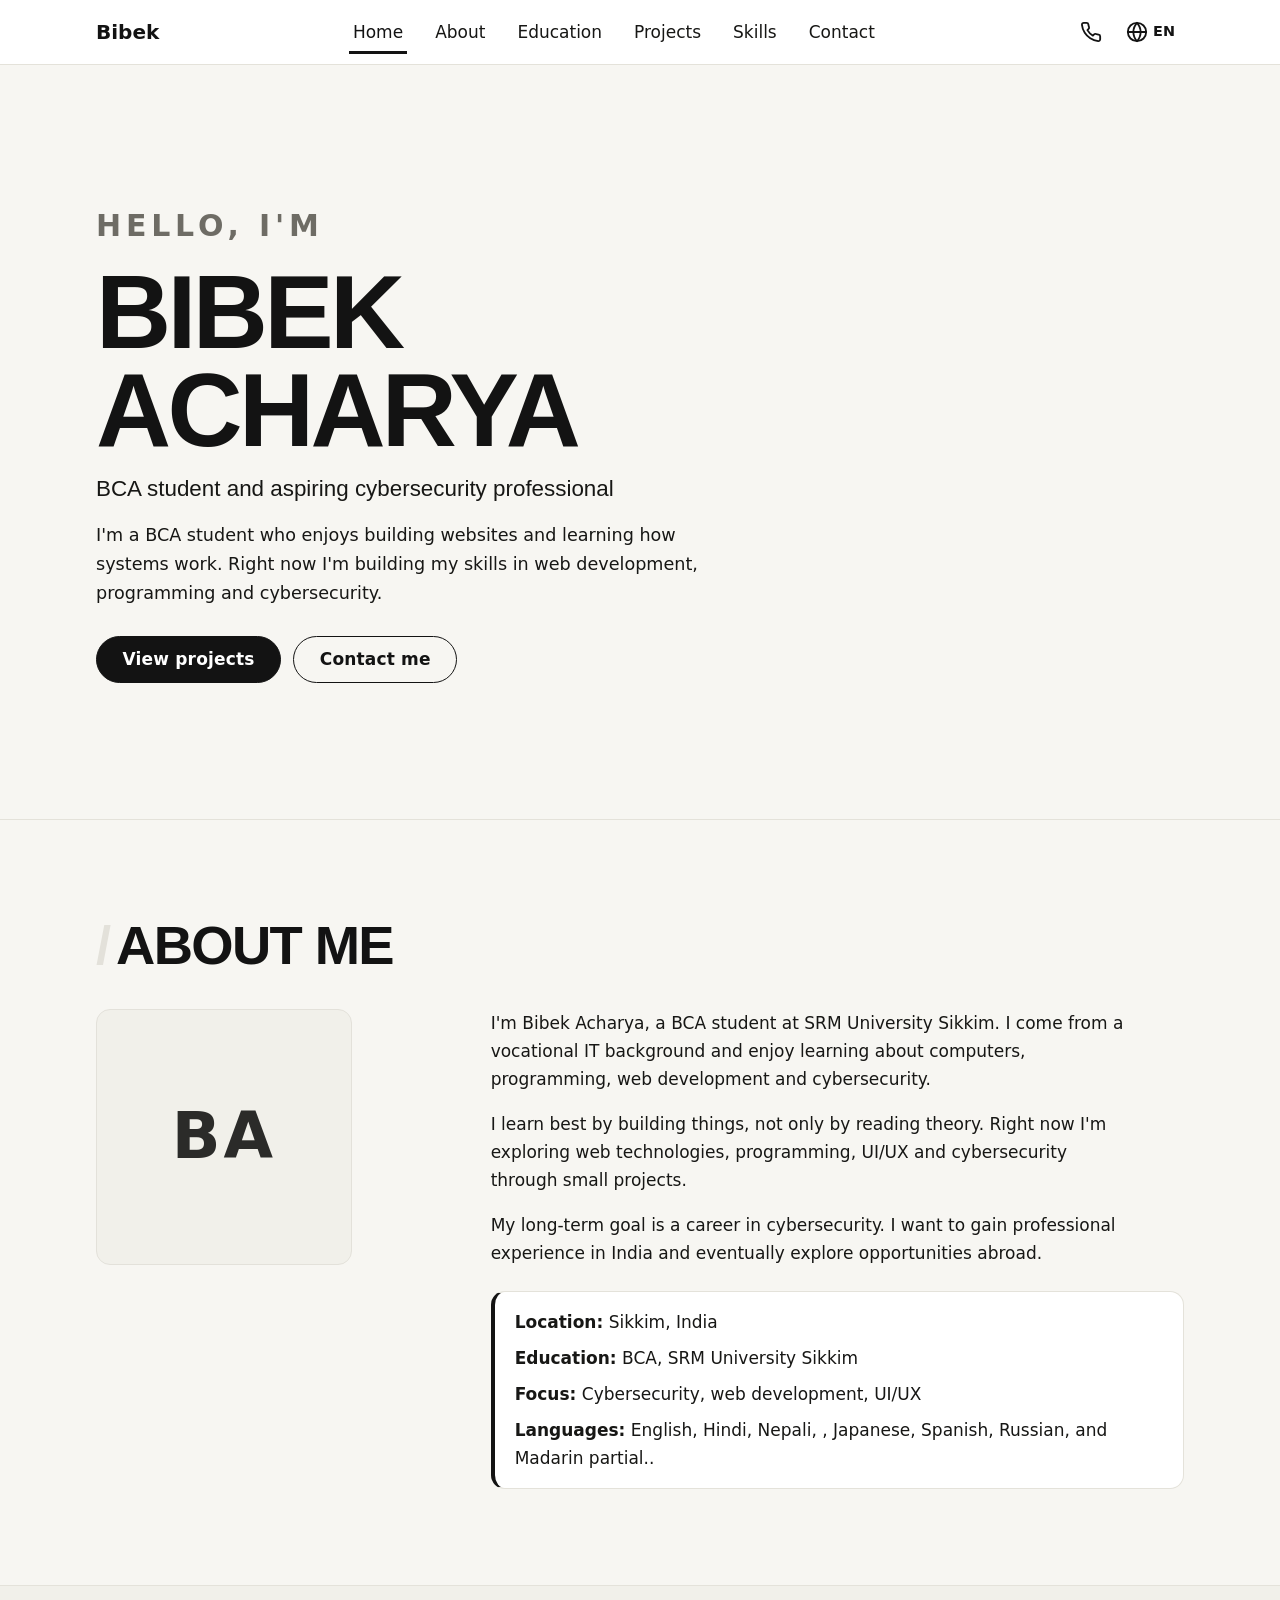
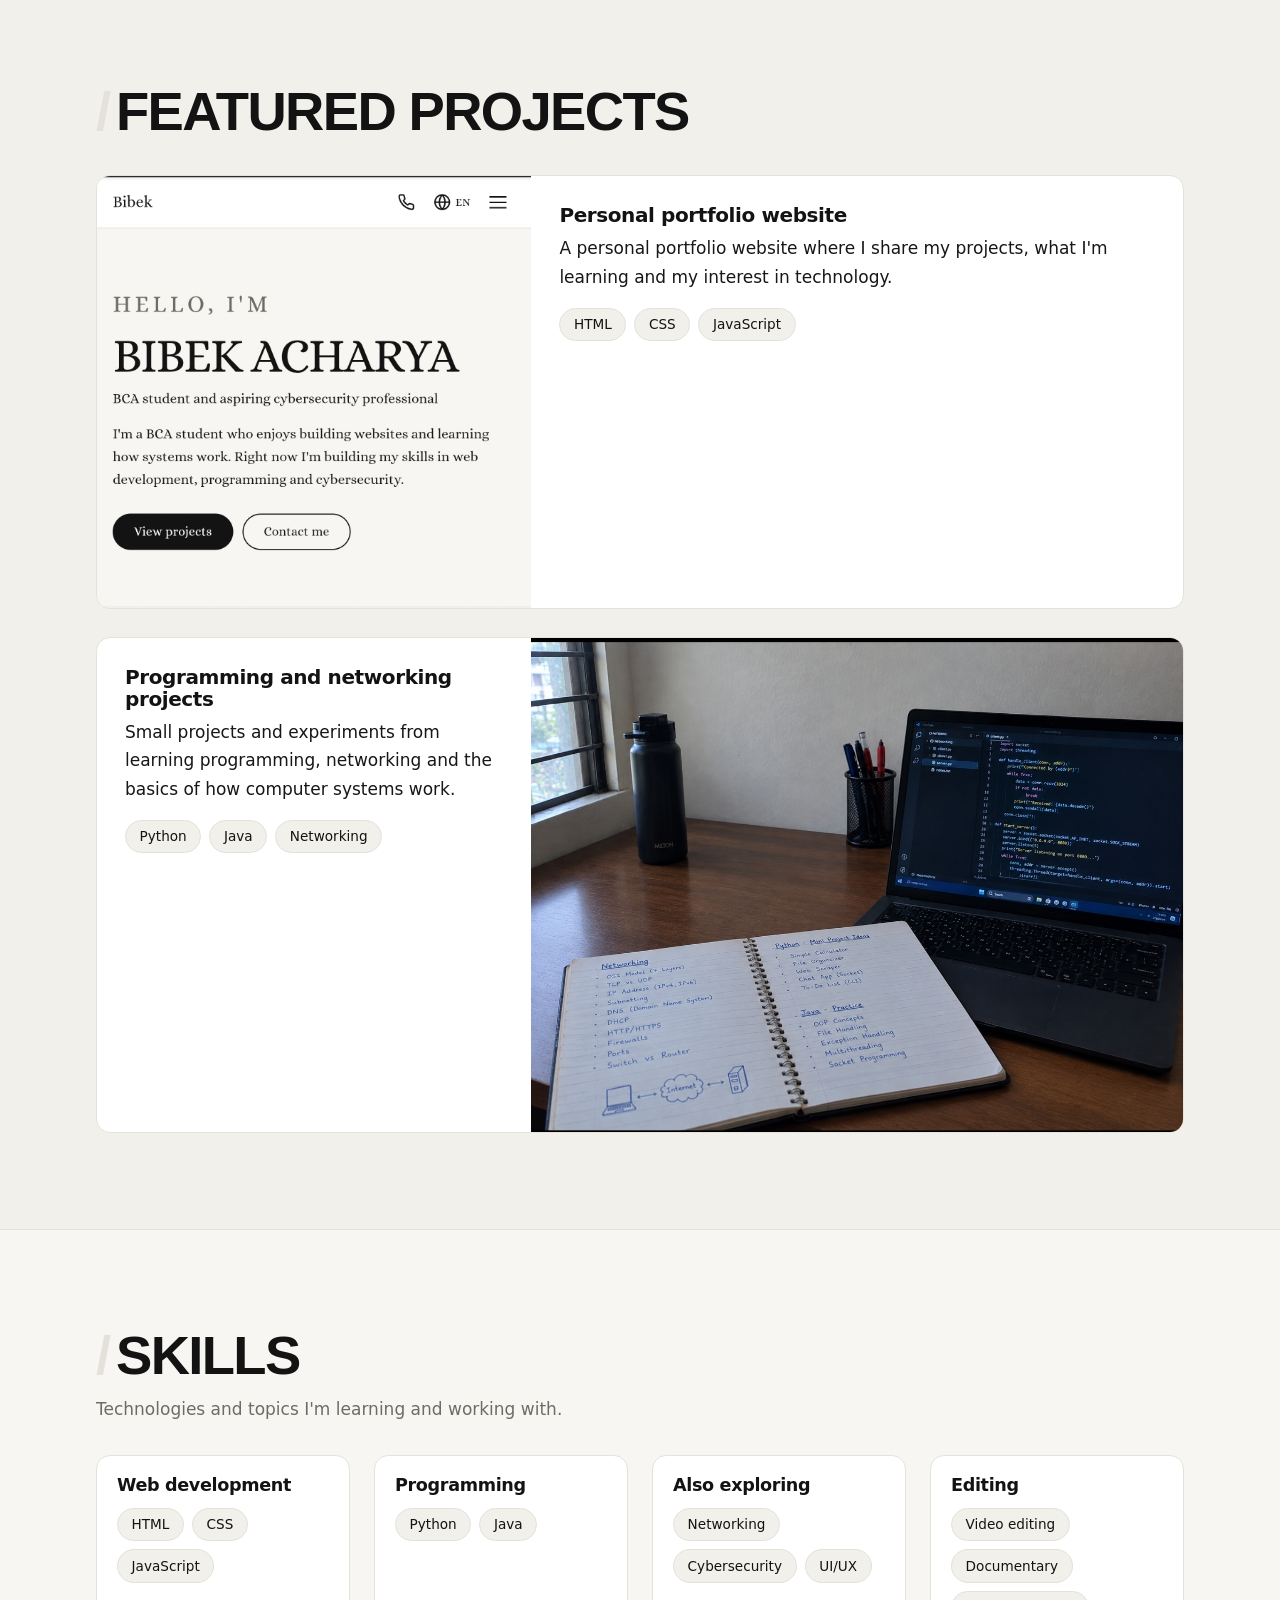
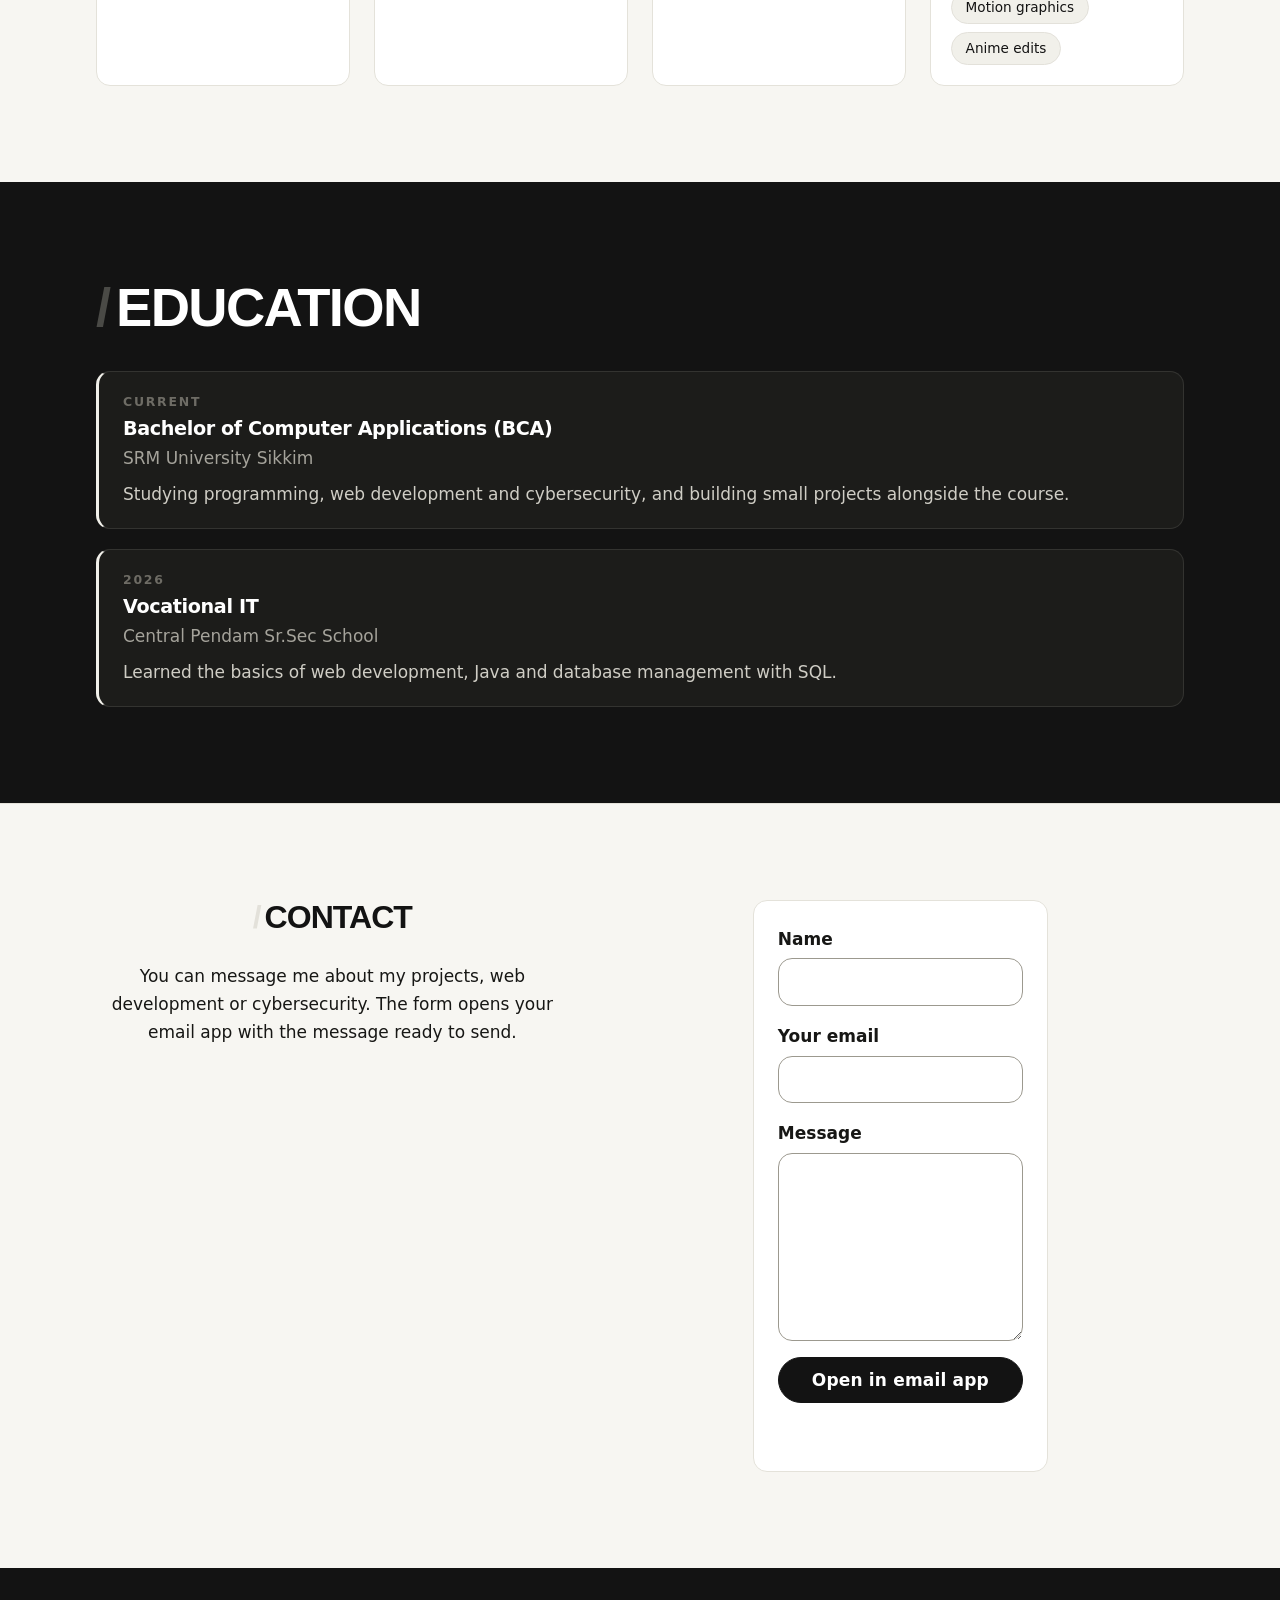
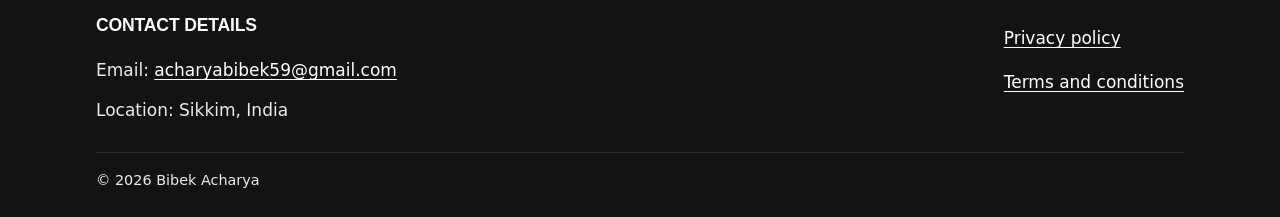
<file: index.html>
<!DOCTYPE html>
<html lang="en">
<head>
  <meta charset="UTF-8">
  <meta name="viewport" content="width=device-width, initial-scale=1">
  <meta name="description" content="Portfolio of Bibek Acharya, a BCA student interested in cybersecurity, web development, UI/UX and technology.">
  <meta name="theme-color" content="#f7f6f2">
  <title>Bibek Acharya | Portfolio</title>
  <link rel="icon" href="favicon.svg" type="image/svg+xml">
  <link rel="icon" href="favicon.ico" sizes="48x48">
  <link rel="icon" href="favicon-32.png" sizes="32x32" type="image/png">
  <link rel="apple-touch-icon" href="apple-touch-icon.png">
  <script>document.documentElement.classList.add('js');</script>
  <link rel="stylesheet" href="style.css">
  <script src="script.js" defer></script>
</head>

<body>
  <a class="skip-link" href="#main" data-i18n="skipLink">Skip to main content</a>

  <header class="navbar">
    <nav class="container nav-row" aria-label="Main navigation" data-i18n-attr="aria-label:mainNav">
      <a href="#home" class="logo">Bibek</a>

      <ul class="nav-links" id="nav-links">
        <li><a href="#home" data-i18n="navHome">Home</a></li>
        <li><a href="#about" data-i18n="navAbout">About</a></li>
        <li><a href="#education" data-i18n="navEducation">Education</a></li>
        <li><a href="#projects" data-i18n="navProjects">Projects</a></li>
        <li><a href="#skills" data-i18n="navSkills">Skills</a></li>
        <li><a href="#contact" data-i18n="navContact">Contact</a></li>
      </ul>

      <div class="nav-actions">
        <a href="#footer" class="icon-btn" aria-label="Contact details" data-i18n-attr="aria-label:contactDetails">
          <svg class="icon" width="22" height="22" viewBox="0 0 24 24" fill="none" stroke="currentColor" stroke-width="2" stroke-linecap="round" stroke-linejoin="round" aria-hidden="true" focusable="false">
            <path d="M22 16.92v3a2 2 0 0 1-2.18 2 19.8 19.8 0 0 1-8.63-3.07 19.5 19.5 0 0 1-6-6A19.8 19.8 0 0 1 2.12 4.18 2 2 0 0 1 4.11 2h3a2 2 0 0 1 2 1.72c.13.96.36 1.9.7 2.81a2 2 0 0 1-.45 2.11L8.09 9.91a16 16 0 0 0 6 6l1.27-1.27a2 2 0 0 1 2.11-.45c.91.34 1.85.57 2.81.7A2 2 0 0 1 22 16.92z"/>
          </svg>
        </a>

        <div class="lang">
          <button class="icon-btn lang-toggle" type="button" aria-expanded="false" aria-controls="lang-menu"
                  aria-label="Change language" data-i18n-attr="aria-label:langChange">
            <svg class="icon" width="22" height="22" viewBox="0 0 24 24" fill="none" stroke="currentColor" stroke-width="2" stroke-linecap="round" stroke-linejoin="round" aria-hidden="true" focusable="false">
              <circle cx="12" cy="12" r="10"/>
              <path d="M2 12h20"/>
              <path d="M12 2a15.3 15.3 0 0 1 4 10 15.3 15.3 0 0 1-4 10 15.3 15.3 0 0 1-4-10 15.3 15.3 0 0 1 4-10z"/>
            </svg>
            <span id="lang-label">EN</span>
          </button>
          <ul class="lang-menu" id="lang-menu" hidden>
            <li><button type="button" data-lang="en" lang="en">English</button></li>
            <li><button type="button" data-lang="hi" lang="hi">हिन्दी</button></li>
            <li><button type="button" data-lang="ne" lang="ne">नेपाली</button></li>
          </ul>
        </div>

        <button class="hamburger" type="button" aria-label="Menu" aria-expanded="false" aria-controls="nav-links" data-i18n-attr="aria-label:menuToggle">
          <span></span><span></span><span></span>
        </button>
      </div>
    </nav>
  </header>

  <main id="main">

    <section id="home" class="hero" aria-labelledby="hero-title">
      <div class="container hero-grid">
        <div class="hero-text">
          <p class="eyebrow" data-i18n="heroEyebrow">Hello, I'm</p>
          <h1 id="hero-title">
            <span class="hero-name">Bibek Acharya</span>
            <span class="highlight" data-i18n="heroRole">BCA student and Emerging cybersecurity professional</span>
          </h1>
          <p class="hero-desc" data-i18n="heroDesc">I'm a BCA student who enjoys building websites and learning how systems work. Right now I'm building my skills in web development, programming and cybersecurity.</p>
          <div class="hero-buttons">
            <a href="#projects" class="btn btn-primary" data-i18n="heroProjects">View projects</a>
            <a href="#contact" class="btn btn-outline" data-i18n="heroContact">Contact me</a>
          </div>
        </div>
      </div>
    </section>

    <section id="about" class="about" aria-labelledby="about-title">
      <div class="container">
        <header class="section-head">
          <h2 id="about-title" data-i18n="aboutTitle">About me</h2>
        </header>

        <div class="about-grid">
          <div class="about-image">

            <div class="profile-slot" aria-hidden="true"><span>BA</span></div>
          </div>

          <div class="about-text">
            <p data-i18n="aboutP1">I'm Bibek Acharya, a BCA student at SRM University Sikkim. I come from a vocational IT background and enjoy learning about computers, programming, web development and cybersecurity.</p>
            <p data-i18n="aboutP2">I learn best by building things, not only by reading theory. Right now I'm exploring web technologies, programming, UI/UX and cybersecurity through small projects.</p>
            <p data-i18n="aboutP3">My long-term goal is a career in cybersecurity. I want to gain professional experience in India and eventually explore opportunities abroad.</p>

            <ul class="about-facts">
              <li><strong data-i18n="factLocationLabel">Location:</strong> <span data-i18n="factLocation">Sikkim, India</span></li>
              <li><strong data-i18n="factEducationLabel">Education:</strong> <span data-i18n="factEducation">BCA, SRM University Sikkim</span></li>
              <li><strong data-i18n="factFocusLabel">Focus:</strong> <span data-i18n="factFocus">Cybersecurity, web development, UI/UX</span></li>
              <li><strong data-i18n="factLanguagesLabel">Languages:</strong> <span>English, Hindi, Nepali, , Japanese, Spanish, Russian, and Madarin partial..</span></li>
            </ul>
          </div>
        </div>
      </div>
    </section>


    <section id="projects" class="projects" aria-labelledby="projects-title">
      <div class="container">
        <header class="section-head">
          <h2 id="projects-title" data-i18n="projectsTitle">Featured projects</h2>
        </header>

        <div class="project-grid">
          <article class="project-card">
            <img class="project-media" src="project1.jpg" alt="Screenshot of my portfolio website" width="800" height="200" loading="lazy">
            <div class="project-body">
              <h3 data-i18n="project1Title">Personal portfolio website</h3>
              <p data-i18n="project1Desc">A personal portfolio website where I share my projects, what I'm learning and my interest in technology.</p>
              <ul class="tags">
                <li>HTML</li><li>CSS</li><li>JavaScript</li>
              </ul>

              </div>
            </div>
          </article>
<br>
          <article class="project-card f-row-alt">
 <img class="project-media" src="project22.jpg" alt="Photo of my project learning" width="800" height="500" loading="lazy">
            <div class="project-body">
              <h3 data-i18n="project2Title">Programming and networking projects</h3>
              <p data-i18n="project2Desc">Small projects and experiments from learning programming, networking and the basics of how computer systems work.</p>
              <ul class="tags">
                <li>Python</li><li>Java</li><li>Networking</li>
              </ul>
              <!-- i haven't given the project kk likns yet cause of unfinished product and network problems i will add it Sooon-->
            </div>
          </article>
        </div>
      </div>
    </section>

    <section id="skills" class="skills" aria-labelledby="skills-title">
      <div class="container">
        <header class="section-head">
          <h2 id="skills-title" data-i18n="skillsTitle">Skills</h2>
          <p class="section-intro" data-i18n="skillsIntro">Technologies and topics I'm learning and working with.</p>
        </header>

        <div class="skill-grid">
          <div class="skill-group">
            <h3 data-i18n="skillsWeb">Web development</h3>
            <ul class="tags">
              <li>HTML</li><li>CSS</li><li>JavaScript</li>
            </ul>
          </div>
          <div class="skill-group">
            <h3 data-i18n="skillsProgramming">Programming</h3>
            <ul class="tags">
              <li>Python</li><li>Java</li>
            </ul>
          </div>
          <div class="skill-group">
            <h3 data-i18n="skillsExploring">Also exploring</h3>
            <ul class="tags">
              <li data-i18n="skillNetworking">Networking</li><li data-i18n="skillCyber">Cybersecurity</li><li>UI/UX</li>
            </ul>
          </div>
          <div class="skill-group">
            <h3 data-i18n="skillsEditing">Editing</h3>
            <ul class="tags">
              <li data-i18n="skillVideo">Video editing</li><li data-i18n="skillDocumentary">Documentary</li><li data-i18n="skillMotion">Motion graphics</li><li data-i18n="skillAnime">Anime edits</li>
            </ul>

          </div>
        </div>
      </div>
    </section>

    <section id="education" class="education" aria-labelledby="education-title">
      <div class="container">
        <header class="section-head">
          <h2 id="education-title" data-i18n="educationTitle">Education</h2>
        </header>

        <ol class="timeline">
          <li class="timeline-item">
            <p class="timeline-date" data-i18n="eduBcaDate">Current</p>
            <h3 data-i18n="eduBcaTitle">Bachelor of Computer Applications (BCA)</h3>
            <p class="timeline-org" data-i18n="eduBcaOrg">SRM University Sikkim</p>
            <p data-i18n="eduBcaDesc">Studying programming, web development and cybersecurity, and building small projects alongside the course.</p>
          </li>
          <li class="timeline-item">
            <p class="timeline-date" data-i18n="eduVocDate">2026</p>
            <h3 data-i18n="eduVocTitle">Vocational IT</h3>
            <p class="timeline-org" data-i18n="eduVocOrg">Central Pendam Sr.Sec School</p>
            <p data-i18n="eduVocDesc">Learned the basics of web development, Java and database management with SQL.</p>
          </li>
        </ol>
      </div>
    </section>

    <section id="contact" class="contact" aria-labelledby="contact-title">
      <div class="container contact-grid">
        <div class="contact-intro">
          <h2 id="contact-title" data-i18n="contactTitle">Contact</h2>
          <p data-i18n="contactIntro">You can message me about my projects, web development or cybersecurity. The form opens your email app with the message ready to send.</p>
        </div>

        <form class="contact-form" id="contact-form" action="mailto:acharyabibek59@gmail.com" method="post" enctype="text/plain">
          <div class="field">
            <label for="contact-name" data-i18n="labelName">Name</label>
            <input type="text" id="contact-name" name="name" autocomplete="name" required>
          </div>
          <div class="field">
            <label for="contact-email" data-i18n="labelEmail">Your email</label>
            <input type="email" id="contact-email" name="email" autocomplete="email" required>
          </div>
          <div class="field">
            <label for="contact-message" data-i18n="labelMessage">Message</label>
            <textarea id="contact-message" name="message" rows="6" required></textarea>
          </div>
          <button type="submit" class="btn btn-primary" data-i18n="formSubmit">Open in email app</button>
          <p class="form-status" id="form-status" role="status"></p>
        </form>
      </div>
    </section>

  </main>

  <footer id="footer" class="site-footer">
    <div class="container footer-grid">
      <div>
        <h2 class="footer-title" data-i18n="footerContactTitle">Contact details</h2>
        <ul class="footer-list">
          <li><span data-i18n="footerEmailLabel">Email:</span> <a href="mailto:acharyabibek59@gmail.com">acharyabibek59@gmail.com</a></li>
          <li><span data-i18n="factLocationLabel">Location:</span> <span data-i18n="factLocation">Sikkim, India</span></li>
        </ul>
      </div>
      <nav aria-label="Footer" data-i18n-attr="aria-label:footerNav">
        <ul class="footer-list">
          <li><a href="privacy.html" data-i18n="footerPrivacy">Privacy policy</a></li>
          <li><a href="terms.html" data-i18n="footerTerms">Terms and conditions</a></li>
        </ul>
      </nav>
    </div>
    <p class="container copyright">&copy; 2026 Bibek Acharya</p>
  </footer>
</body>
</html>
</file>
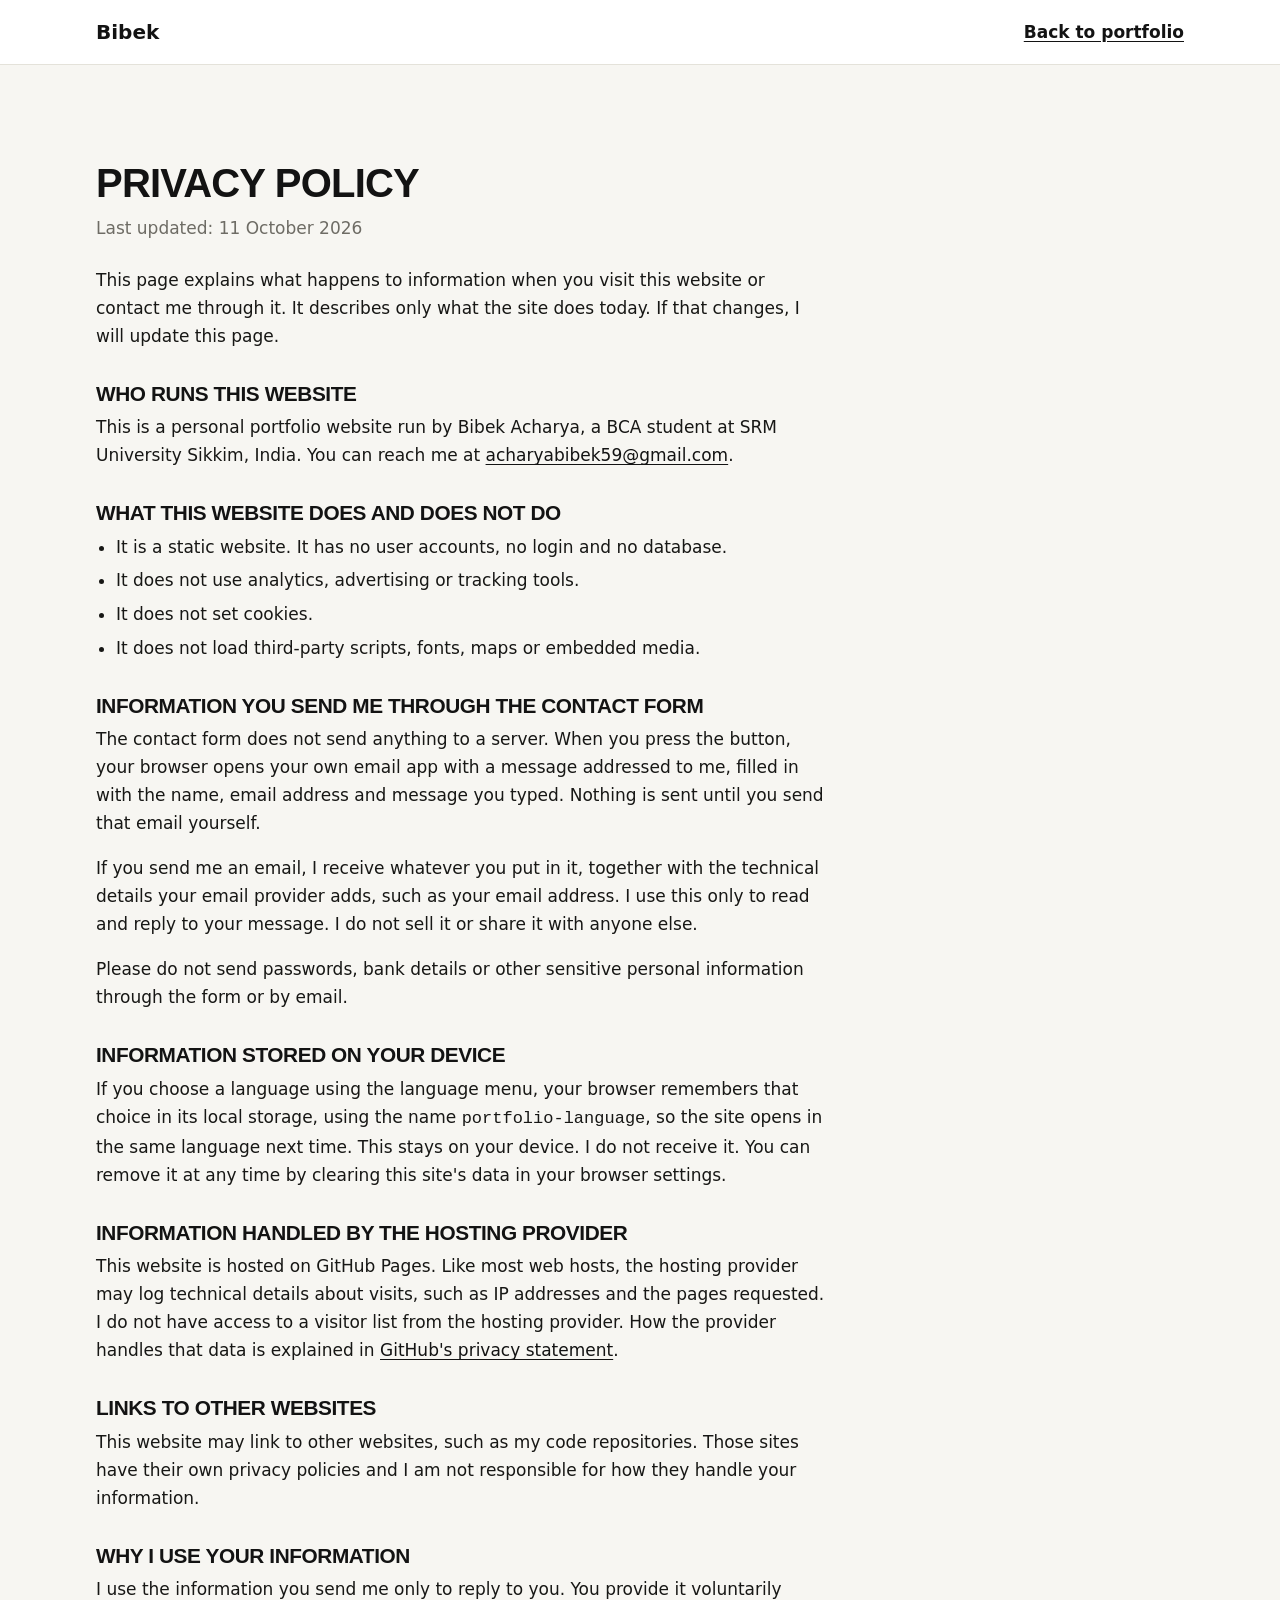
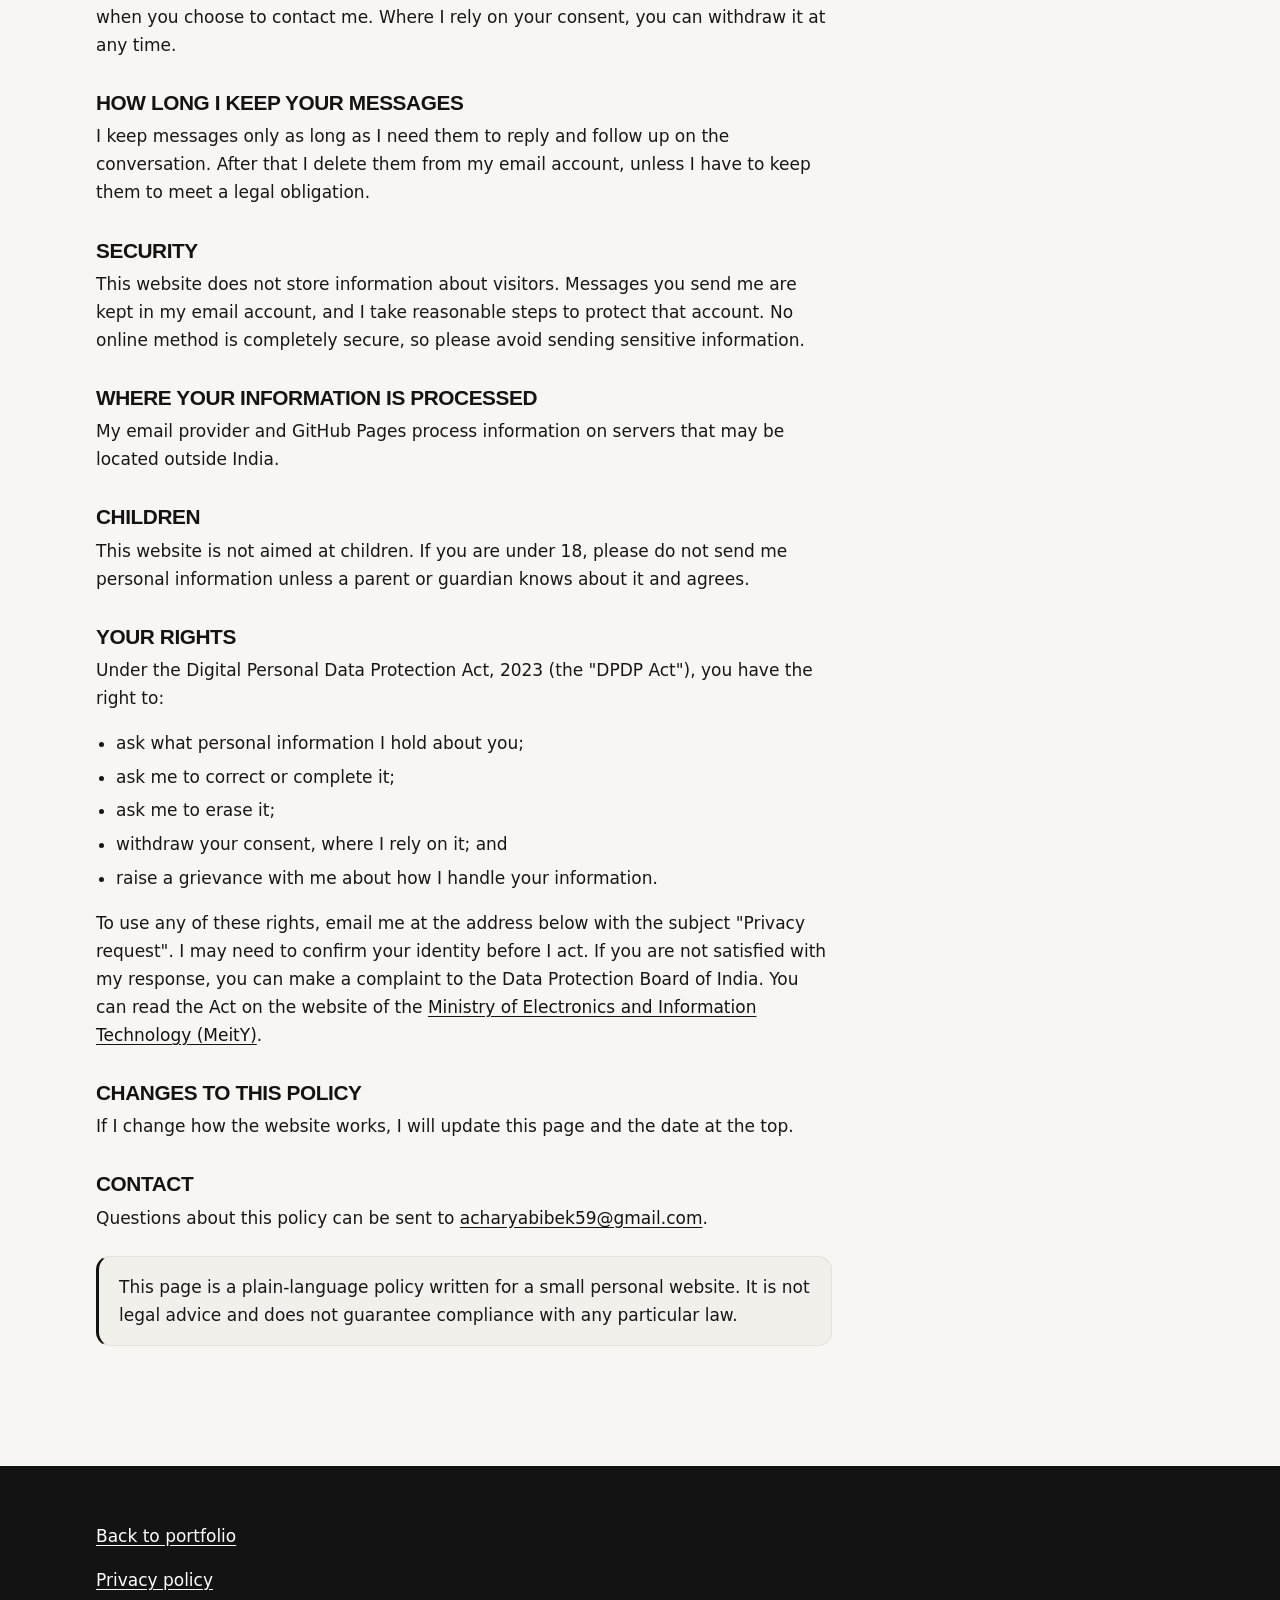
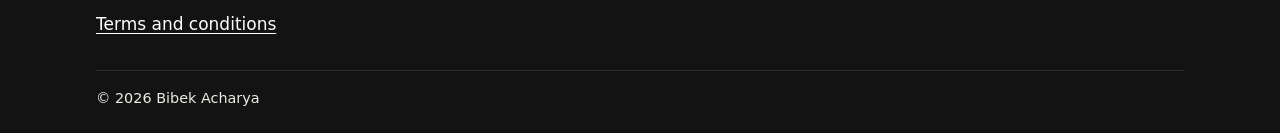
<file: privacy.html>
<!DOCTYPE html>
<html lang="en">
<head>
  <meta charset="UTF-8">
  <meta name="viewport" content="width=device-width, initial-scale=1">
  <meta name="description" content="Privacy policy for the personal portfolio website of Bibek Acharya.">
  <meta name="theme-color" content="#1d4f91">
  <title>Privacy Policy | Bibek Acharya</title>

  <link rel="icon" href="favicon.svg" type="image/svg+xml">
  <link rel="icon" href="favicon.ico" sizes="48x48">
  <link rel="icon" href="favicon-32.png" sizes="32x32" type="image/png">
  <link rel="apple-touch-icon" href="apple-touch-icon.png">
  <link rel="stylesheet" href="style.css">
</head>

<body>
  <header class="navbar">
    <div class="container nav-row">
      <a href="index.html" class="logo">Bibek</a>
      <a href="index.html" class="back-link">Back to portfolio</a>
    </div>
  </header>

  <main id="main" class="legal">
    <div class="container">
    <div class="legal-inner">
      <h1>Privacy Policy</h1>
      <p class="updated">Last updated: 11 October 2026 </p>

      <p>This page explains what happens to information when you visit this website or contact me through it. It describes only what the site does today. If that changes, I will update this page.</p>

      <h2>Who runs this website</h2>
      <p>This is a personal portfolio website run by Bibek Acharya, a BCA student at SRM University Sikkim, India. You can reach me at <a href="mailto:acharyabibek59@gmail.com">acharyabibek59@gmail.com</a>.</p>

      <h2>What this website does and does not do</h2>
      <ul>
        <li>It is a static website. It has no user accounts, no login and no database.</li>
        <li>It does not use analytics, advertising or tracking tools.</li>
        <li>It does not set cookies.</li>
        <li>It does not load third-party scripts, fonts, maps or embedded media.</li>
      </ul>


      <h2>Information you send me through the contact form</h2>
      <p>The contact form does not send anything to a server. When you press the button, your browser opens your own email app with a message addressed to me, filled in with the name, email address and message you typed. Nothing is sent until you send that email yourself.</p>
      <p>If you send me an email, I receive whatever you put in it, together with the technical details your email provider adds, such as your email address. I use this only to read and reply to your message. I do not sell it or share it with anyone else.</p>
  
      <p>Please do not send passwords, bank details or other sensitive personal information through the form or by email.</p>

      <h2>Information stored on your device</h2>
      <p>If you choose a language using the language menu, your browser remembers that choice in its local storage, using the name <code>portfolio-language</code>, so the site opens in the same language next time. This stays on your device. I do not receive it. You can remove it at any time by clearing this site's data in your browser settings.</p>

      <h2>Information handled by the hosting provider</h2>
      <p>This website is hosted on GitHub Pages. Like most web hosts, the hosting provider may log technical details about visits, such as IP addresses and the pages requested. I do not have access to a visitor list from the hosting provider. How the provider handles that data is explained in <a href="https://docs.github.com/en/site-policy/privacy-policies/github-general-privacy-statement" target="_blank" rel="noopener">GitHub's privacy statement</a>.</p>

      <h2>Links to other websites</h2>
      <p>This website may link to other websites, such as my code repositories. Those sites have their own privacy policies and I am not responsible for how they handle your information.</p>

      <h2>Why I use your information</h2>
      <p>I use the information you send me only to reply to you. You provide it voluntarily when you choose to contact me. Where I rely on your consent, you can withdraw it at any time.</p>

      <h2>How long I keep your messages</h2>
      <p>I keep messages only as long as I need them to reply and follow up on the conversation. After that I delete them from my email account, unless I have to keep them to meet a legal obligation.</p>

      <h2>Security</h2>
      <p>This website does not store information about visitors. Messages you send me are kept in my email account, and I take reasonable steps to protect that account. No online method is completely secure, so please avoid sending sensitive information.</p>

      <h2>Where your information is processed</h2>
      <p>My email provider and GitHub Pages process information on servers that may be located outside India.</p>

      <h2>Children</h2>
      <p>This website is not aimed at children. If you are under 18, please do not send me personal information unless a parent or guardian knows about it and agrees.</p>

      <h2>Your rights</h2>
      <p>Under the Digital Personal Data Protection Act, 2023 (the "DPDP Act"), you have the right to:</p>
      <ul>
        <li>ask what personal information I hold about you;</li>
        <li>ask me to correct or complete it;</li>
        <li>ask me to erase it;</li>
        <li>withdraw your consent, where I rely on it; and</li>
        <li>raise a grievance with me about how I handle your information.</li>
      </ul>
      <p>To use any of these rights, email me at the address below with the subject "Privacy request". I may need to confirm your identity before I act. If you are not satisfied with my response, you can make a complaint to the Data Protection Board of India. You can read the Act on the website of the <a href="https://www.meity.gov.in" target="_blank" rel="noopener">Ministry of Electronics and Information Technology (MeitY)</a>.</p>

      <h2>Changes to this policy</h2>
      <p>If I change how the website works, I will update this page and the date at the top.</p>

      <h2>Contact</h2>
      <p>Questions about this policy can be sent to <a href="mailto:acharyabibek59@gmail.com">acharyabibek59@gmail.com</a>.</p>

      <p class="legal-note">This page is a plain-language policy written for a small personal website. It is not legal advice and does not guarantee compliance with any particular law.</p>
    </div>
    </div>
  </main>

  <footer class="site-footer">
    <div class="container footer-grid">
      <nav aria-label="Footer">
        <ul class="footer-list">
          <li><a href="index.html">Back to portfolio</a></li>
          <li><a href="privacy.html">Privacy policy</a></li>
          <li><a href="terms.html">Terms and conditions</a></li>
        </ul>
      </nav>
    </div>
    <p class="container copyright">&copy; 2026 Bibek Acharya</p>
  </footer>
</body>
</html>
</file>
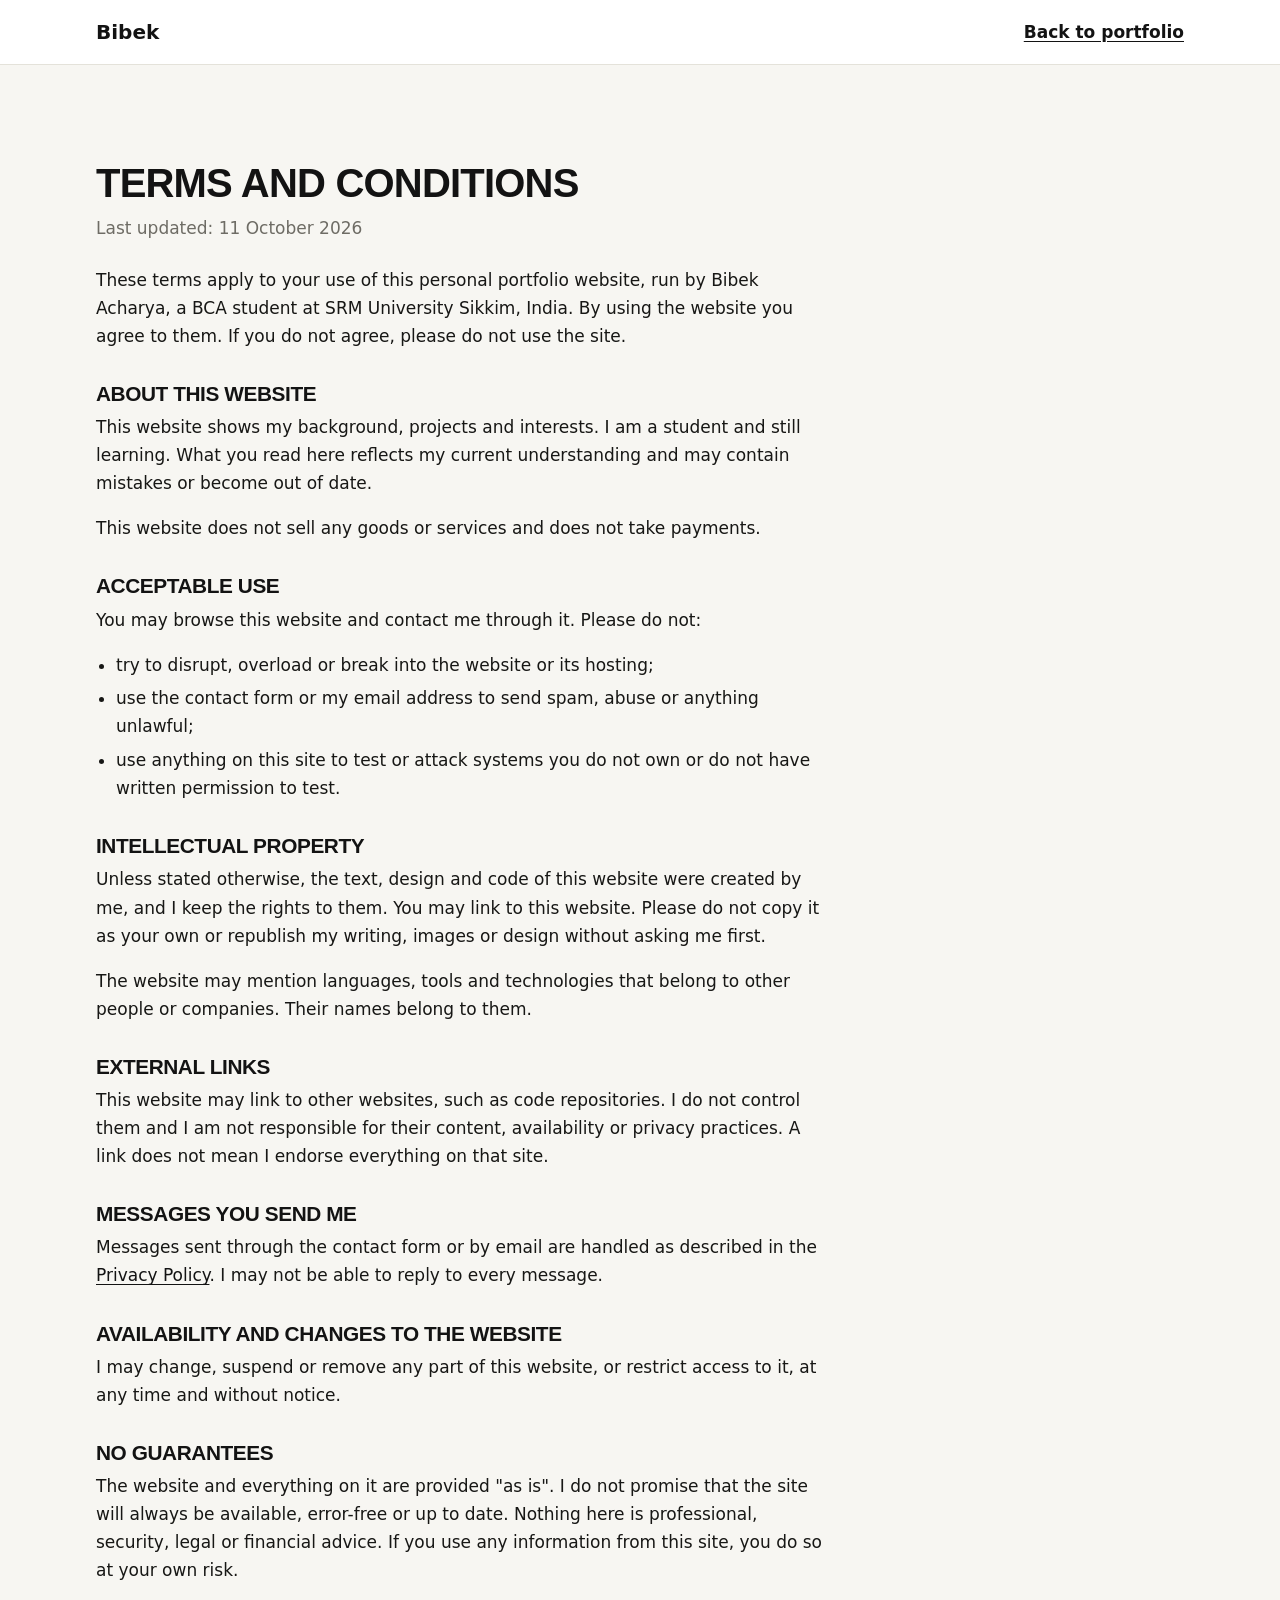
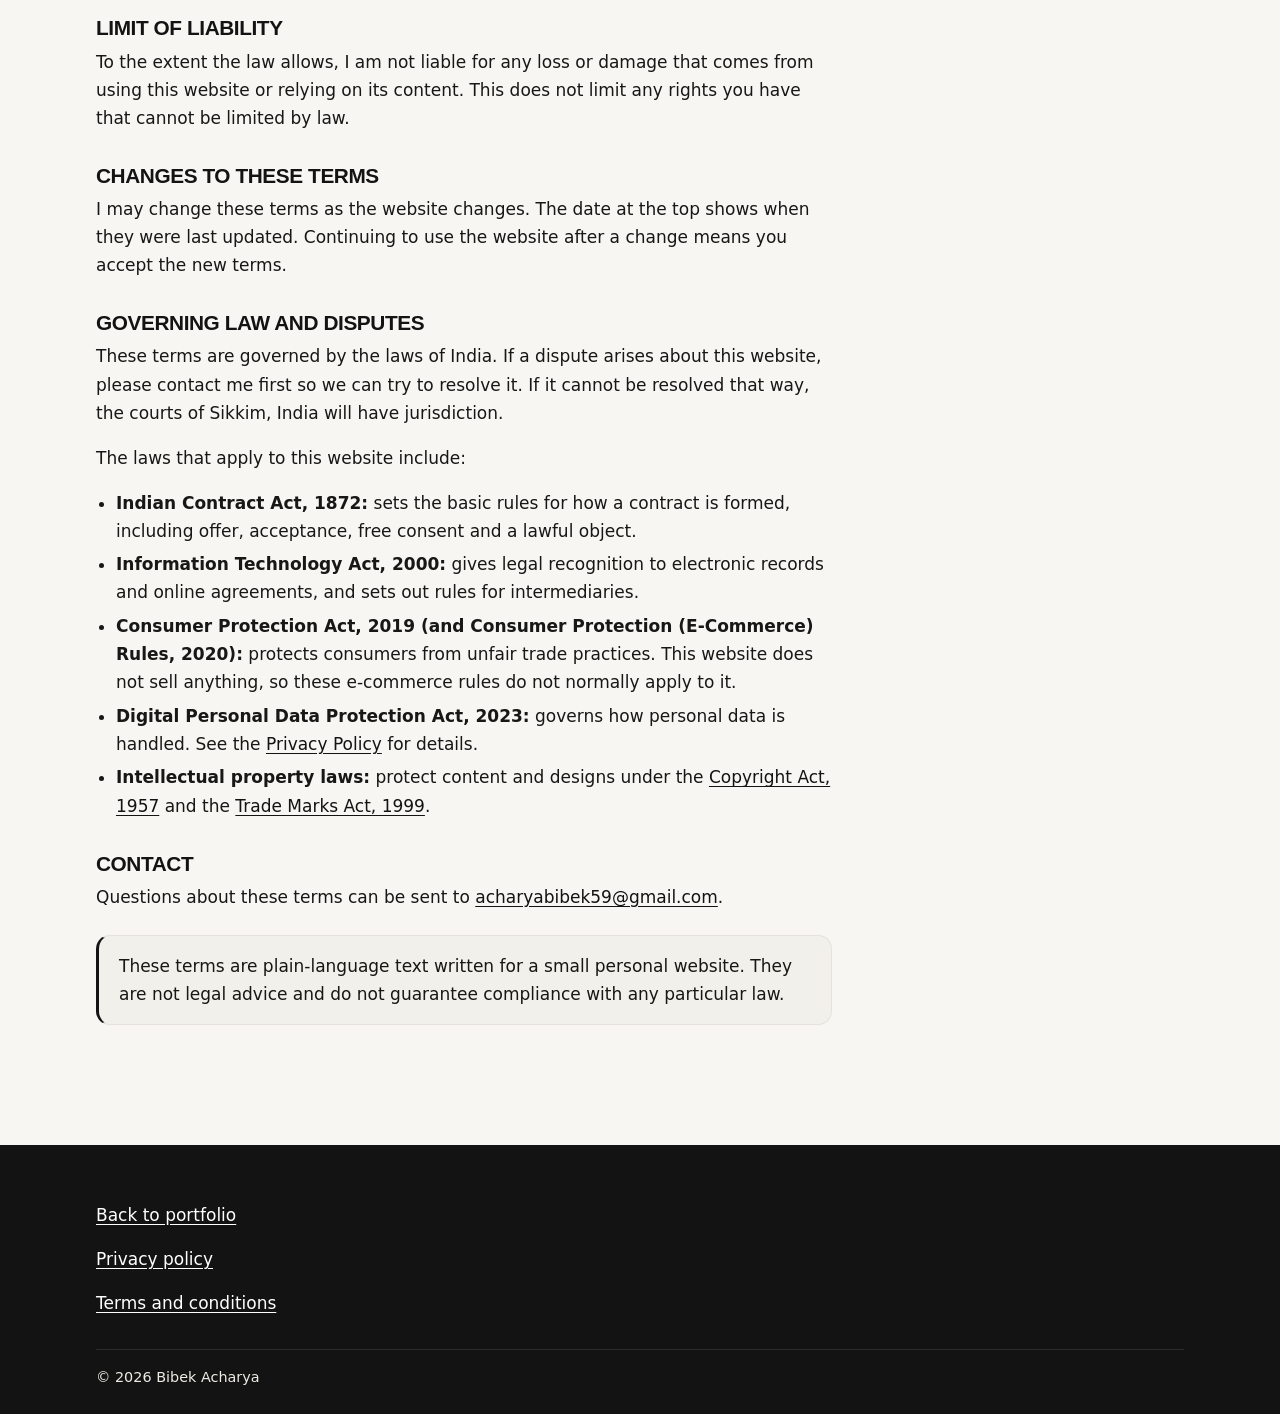
<file: terms.html>
<!DOCTYPE html>
<html lang="en">
<head>
  <meta charset="UTF-8">
  <meta name="viewport" content="width=device-width, initial-scale=1">
  <meta name="description" content="Terms and conditions for the personal portfolio website of Bibek Acharya.">
  <meta name="theme-color" content="#1d4f91">
  <title>Terms and Conditions | Bibek Acharya</title>

  <link rel="icon" href="favicon.svg" type="image/svg+xml">
  <link rel="icon" href="favicon.ico" sizes="48x48">
  <link rel="icon" href="favicon-32.png" sizes="32x32" type="image/png">
  <link rel="apple-touch-icon" href="apple-touch-icon.png">
  <link rel="stylesheet" href="style.css">
</head>

<body>
  <header class="navbar">
    <div class="container nav-row">
      <a href="index.html" class="logo">Bibek</a>
      <a href="index.html" class="back-link">Back to portfolio</a>
    </div>
  </header>

  <main id="main" class="legal">
    <div class="container">
    <div class="legal-inner">
      <h1>Terms and Conditions</h1>
      <p class="updated">Last updated: 11 October 2026</p>

      <p>These terms apply to your use of this personal portfolio website, run by Bibek Acharya, a BCA student at SRM University Sikkim, India. By using the website you agree to them. If you do not agree, please do not use the site.</p>

      <h2>About this website</h2>
      <p>This website shows my background, projects and interests. I am a student and still learning. What you read here reflects my current understanding and may contain mistakes or become out of date.</p>
      <p>This website does not sell any goods or services and does not take payments.</p>

      <h2>Acceptable use</h2>
      <p>You may browse this website and contact me through it. Please do not:</p>
      <ul>
        <li>try to disrupt, overload or break into the website or its hosting;</li>
        <li>use the contact form or my email address to send spam, abuse or anything unlawful;</li>
        <li>use anything on this site to test or attack systems you do not own or do not have written permission to test.</li>
      </ul>

      <h2>Intellectual property</h2>
      <p>Unless stated otherwise, the text, design and code of this website were created by me, and I keep the rights to them. You may link to this website. Please do not copy it as your own or republish my writing, images or design without asking me first.</p>
      <p>The website may mention languages, tools and technologies that belong to other people or companies. Their names belong to them.</p>
     
      <h2>External links</h2>
      <p>This website may link to other websites, such as code repositories. I do not control them and I am not responsible for their content, availability or privacy practices. A link does not mean I endorse everything on that site.</p>

      <h2>Messages you send me</h2>
      <p>Messages sent through the contact form or by email are handled as described in the <a href="privacy.html">Privacy Policy</a>. I may not be able to reply to every message.</p>

      <h2>Availability and changes to the website</h2>
      <p>I may change, suspend or remove any part of this website, or restrict access to it, at any time and without notice.</p>

      <h2>No guarantees</h2>
      <p>The website and everything on it are provided "as is". I do not promise that the site will always be available, error-free or up to date. Nothing here is professional, security, legal or financial advice. If you use any information from this site, you do so at your own risk.</p>

      <h2>Limit of liability</h2>
      <p>To the extent the law allows, I am not liable for any loss or damage that comes from using this website or relying on its content. This does not limit any rights you have that cannot be limited by law.</p>

      <h2>Changes to these terms</h2>
      <p>I may change these terms as the website changes. The date at the top shows when they were last updated. Continuing to use the website after a change means you accept the new terms.</p>

      <h2>Governing law and disputes</h2>
      <p>These terms are governed by the laws of India. If a dispute arises about this website, please contact me first so we can try to resolve it. If it cannot be resolved that way, the courts of Sikkim, India will have jurisdiction.</p>
      <p>The laws that apply to this website include:</p>
      <ul>
        <li><strong>Indian Contract Act, 1872:</strong> sets the basic rules for how a contract is formed, including offer, acceptance, free consent and a lawful object.</li>
        <li><strong>Information Technology Act, 2000:</strong> gives legal recognition to electronic records and online agreements, and sets out rules for intermediaries.</li>
        <li><strong>Consumer Protection Act, 2019 (and Consumer Protection (E-Commerce) Rules, 2020):</strong> protects consumers from unfair trade practices. This website does not sell anything, so these e-commerce rules do not normally apply to it.</li>
        <li><strong>Digital Personal Data Protection Act, 2023:</strong> governs how personal data is handled. See the <a href="privacy.html">Privacy Policy</a> for details.</li>
        <li><strong>Intellectual property laws:</strong> protect content and designs under the <a href="https://www.lexology.com/library/detail.aspx?g=032534cf-0a46-4eee-947d-38b4900af094" target="_blank" rel="noopener">Copyright Act, 1957</a> and the <a href="https://www.lexology.com/library/detail.aspx?g=032534cf-0a46-4eee-947d-38b4900af094" target="_blank" rel="noopener">Trade Marks Act, 1999</a>.</li>
      </ul>

      <h2>Contact</h2>
      <p>Questions about these terms can be sent to <a href="mailto:acharyabibek59@gmail.com">acharyabibek59@gmail.com</a>.</p>

      <p class="legal-note">These terms are plain-language text written for a small personal website. They are not legal advice and do not guarantee compliance with any particular law.</p>
    </div>
    </div>
  </main>

  <footer class="site-footer">
    <div class="container footer-grid">
      <nav aria-label="Footer">
        <ul class="footer-list">
          <li><a href="index.html">Back to portfolio</a></li>
          <li><a href="privacy.html">Privacy policy</a></li>
          <li><a href="terms.html">Terms and conditions</a></li>
        </ul>
      </nav>
    </div>
    <p class="container copyright">&copy; 2026 Bibek Acharya</p>
  </footer>
</body>
</html>
</file>
<file: style.css>
:root {

  --blue-900: #131313;  
  --blue-800: #2b2b29;
  --blue-700: #131313;
  --blue-200: #e3e1da;   
  --blue-100: #edebe4;
  --blue-50:  #f1f0ea;   

  --ink: #171715;
  --muted: #6e6c65;
  --bg: #f7f6f2;
  --surface: #ffffff;
  --border: #e4e2da;
  --control-border: #9c998f;
  --focus: #131313;
  --flag-bg: #f3ecd8;
  --flag-ink: #3d2e00;

  --font: "Archivo", "Helvetica Neue", system-ui, -apple-system, "Segoe UI", Roboto, "Noto Sans", "Noto Sans Devanagari", Arial, sans-serif;
  --font-display: "Arial Narrow", "Archivo", "Helvetica Neue", Arial, sans-serif;
  --radius: 14px;
  --radius-pill: 999px;
  --container: 68rem;
  --gutter: 1.25rem;
  --header-h: 4rem;
  --section-space: clamp(3.5rem, 9vw, 6rem);
}


*,
*::before,
*::after {
  box-sizing: border-box;
}

html {
  -webkit-text-size-adjust: 100%;
  scroll-padding-top: calc(var(--header-h) + 1rem);
}

body {
  margin: 0;
  font-family: var(--font);
  font-size: 1rem;
  line-height: 1.65;
  color: var(--ink);
  background: var(--bg);
}

h1, h2, h3, p, ul {
  margin-top: 0;
}

h1, h2, h3 {
  line-height: 1.12;
  color: var(--blue-900);
  letter-spacing: -0.02em;
}

h1, h2 {
  font-family: var(--font-display);
  font-weight: 800;
  text-transform: uppercase;
}

img{
    display: block;
  max-width: 100%;
  height: auto;
}

a {
  color: var(--blue-700);
  text-underline-offset: 0.2em;
}

a:hover {
  color: var(--blue-900);
}

:focus-visible {
  outline: 3px solid var(--focus);
  outline-offset: 2px;
}

.skip-link {
  position: absolute;
  left: 0.5rem;
  top: -4rem;
  z-index: 200;
  padding: 0.6rem 1rem;
  background: var(--blue-900);
  color: #fff;
  border-radius: var(--radius);
}

.skip-link:focus {
  top: 0.5rem;
}

@media (prefers-reduced-motion: no-preference) {
  html {
    scroll-behavior: smooth;
  }
}

.container {
  width: 100%;
  max-width: var(--container);
  margin-inline: auto;
  padding-inline: var(--gutter);
}

section {
  padding-block: var(--section-space);
}

.section-head {
  margin-bottom: 2rem;
}

.section-head h2 {
  margin-bottom: 0.5rem;
  font-size: clamp(2.1rem, 6vw, 3.4rem);
  letter-spacing: -0.03em;
}

.section-head h2::before {
  content: "/";
  margin-right: 0.12em;
  color: var(--blue-200);
}

.section-intro {
  margin-bottom: 0;
  color: var(--muted);
}

.btn {
  display: inline-flex;
  align-items: center;
  justify-content: center;
  min-height: 2.9rem;
  padding: 0.6rem 1.6rem;
  border: 1.5px solid var(--blue-700);
  border-radius: var(--radius-pill);
  font: inherit;
  font-weight: 600;
  letter-spacing: 0.01em;
  line-height: 1.2;
  text-align: center;
  text-decoration: none;
  cursor: pointer;
}

.btn-primary {
  background: var(--blue-700);
  color: #fff;
}

.btn-primary:hover {
  background: var(--blue-900);
  border-color: var(--blue-900);
  color: #fff;
}

.btn-outline {
  background: transparent;
  color: var(--blue-700);
}

.btn-outline:hover {
  background: var(--blue-50);
  color: var(--blue-900);
  border-color: var(--blue-900);
}

.tags {
  display: flex;
  flex-wrap: wrap;
  gap: 0.5rem;
  margin: 0;
  padding: 0;
  list-style: none;
}

.tags li {
  padding: 0.28rem 0.85rem;
  background: var(--blue-50);
  color: var(--blue-900);
  border: 1px solid var(--blue-200);
  border-radius: var(--radius-pill);
  font-size: 0.85rem;
  font-weight: 500;
}

.navbar {
  position: sticky;
  top: 0;
  z-index: 100;
  background: var(--surface);
  border-bottom: 1px solid var(--border);
}

.nav-row {
  display: flex;
  flex-wrap: wrap;
  align-items: center;
  justify-content: space-between;
  gap: 0 1rem;
  min-height: var(--header-h);
}

.logo {
  display: inline-flex;
  align-items: center;
  min-height: 2.75rem;
  font-size: 1.25rem;
  font-weight: 700;
  color: var(--blue-900);
  text-decoration: none;
}

.nav-links {
  display: flex;
  flex-wrap: wrap;
  gap: 0 1rem;
  order: 3;
  width: 100%;
  margin: 0;
  padding: 0 0 0.5rem;
  list-style: none;
}

.nav-links a {
  display: flex;
  align-items: center;
  min-height: 2.75rem;
  padding-inline: 0.25rem;
  color: var(--ink);
  font-weight: 500;
  text-decoration: none;
}

.nav-links a {
    position: relative;
}
.nav-links a:hover {
    color: black;
    transition: color 0.3s ease;
}
.nav-links a::after {
    content: "";
    position: absolute;
    left: 0;
    bottom: 5px;
    width: 0;
    height: 2px;
    background-color: #2563eb;
    transition: width 0.3s ease;
}

.nav-links a:hover::after {
    width: 100%;
}

.nav-links a[aria-current="true"] {
  color: var(--blue-700);
  box-shadow: inset 0 -3px 0 var(--blue-700);
}

.nav-actions {
  display: flex;
  align-items: center;
  gap: 0.25rem;
}

.icon-btn {
  display: inline-flex;
  align-items: center;
  justify-content: center;
  gap: 0.35rem;
  min-width: 2.75rem;
  min-height: 2.75rem;
  padding: 0 0.5rem;
  border: 1px solid transparent;
  border-radius: var(--radius);
  background: transparent;
  color: var(--blue-900);
  font: inherit;
  font-size: 0.9rem;
  font-weight: 600;
  cursor: pointer;
  text-decoration: none;
}

.icon-btn:hover {
  background: var(--blue-50);
  border-color: var(--border);
  color: var(--blue-900);
}

.icon {
  flex: none;
}

.lang,
.hamburger {
  display: none;
}

.js .lang {
  display: block;
  position: relative;
}

.lang-menu {
  position: absolute;
  top: calc(100% + 0.25rem);
  right: 0;
  z-index: 110;
  min-width: 9rem;
  margin: 0;
  padding: 0.25rem;
  list-style: none;
  background: var(--surface);
  border: 1px solid var(--border);
  border-radius: var(--radius);
}

.lang-menu button {
  display: block;
  width: 100%;
  min-height: 2.75rem;
  padding: 0 0.75rem;
  border: 0;
  border-radius: var(--radius);
  background: transparent;
  color: var(--ink);
  font: inherit;
  text-align: left;
  cursor: pointer;
}

.lang-menu button:hover {
  background: var(--blue-50);
}

.lang-menu button[aria-current="true"] {
  background: var(--blue-100);
  color: var(--blue-900);
  font-weight: 600;
}

.hamburger {
  flex-direction: column;
  align-items: center;
  justify-content: center;
  gap: 5px;
  width: 2.75rem;
  height: 2.75rem;
  padding: 0;
  border: 1px solid transparent;
  border-radius: var(--radius);
  background: transparent;
  cursor: pointer;
}

.hamburger:hover {
  background: var(--blue-50);
  border-color: var(--border);
}

.hamburger span {
  display: block;
  width: 1.375rem;
  height: 2px;
  background: var(--blue-900);
}

@media (prefers-reduced-motion: no-preference) {
  .hamburger span {
    transition: transform 0.2s ease, opacity 0.2s ease;
  }
}

.hamburger[aria-expanded="true"] span:nth-child(1) {
  transform: translateY(7px) rotate(45deg);
}

.hamburger[aria-expanded="true"] span:nth-child(2) {
  opacity: 0;
}

.hamburger[aria-expanded="true"] span:nth-child(3) {
  transform: translateY(-7px) rotate(-45deg);
}

@media (max-width: 860px) {
  .js .hamburger {
    display: inline-flex;
  }

  .js .nav-links {
    display: none;
    position: absolute;
    top: 100%;
    left: 0;
    right: 0;
    flex-direction: column;
    flex-wrap: nowrap;
    gap: 0;
    order: 0;
    width: auto;
    padding: 0.5rem var(--gutter) 1rem;
    background: var(--surface);
    border-bottom: 1px solid var(--border);
    max-height: calc(100vh - var(--header-h));
    overflow-y: auto;
  }

  .js .nav-links.is-open {
    display: flex;
  }

  .js .nav-links a[aria-current="true"] {
    box-shadow: inset 3px 0 0 var(--blue-700);
    padding-left: 0.75rem;
  }
}

@media (min-width: 861px) {
  .nav-row {
    flex-wrap: nowrap;
  }

  .nav-links {
    order: 0;
    width: auto;
    margin-inline: auto;
    padding-bottom: 0;
    gap: 0 1.5rem;
  }
}

.hero {
  padding-block: clamp(4rem, 13vw, 8.5rem);
  background: var(--bg);
  border-bottom: 1px solid var(--border);
}

.hero-text {
  max-width: 42rem;
}

.eyebrow {
  margin-bottom: 0.75rem;
  color: var(--muted);
  font-size: 0.82rem;
  font-weight: 600;
  letter-spacing: 0.16em;
  text-transform: uppercase;
  font-size: 30px;
}

.hero h1 {
  margin-bottom: 1.25rem;
}

.hero-name {
  display: block;
  font-size: clamp(2.9rem, 11vw, 6.5rem);
  font-weight: 800;
  letter-spacing: -0.035em;
  text-transform: uppercase;
  line-height: 0.95;
}

.highlight {
  display: block;
  margin-top: 1rem;
  color: var(--ink);
  font-size: clamp(1.1rem, 2.6vw, 1.4rem);
  font-weight: 500;
  text-transform: none;
  letter-spacing: 0;
}

.hero-desc {
  max-width: 38rem;
  margin-bottom: 1.75rem;
  font-size: 1.1rem;
  color: var(--ink);
}

.hero-buttons {
  display: flex;
  flex-wrap: wrap;
  gap: 0.75rem;
}

.about-grid {
  display: grid;
  gap: 2rem;
}

.about-grid > * {
  min-width: 0;
}

.profile-slot {
  display: grid;
  place-items: center;
  width: 100%;
  max-width: 16rem;
  aspect-ratio: 1;
  background: var(--blue-50);
  border: 1px solid var(--blue-200);
  border-radius: var(--radius);
  color: var(--blue-800);
  font-size: 4rem;
  font-weight: 700;
  letter-spacing: 0.05em;
}

.about-text p {
  max-width: 40rem;
}

.about-facts {
  display: grid;
  gap: 0.5rem;
  margin: 1.5rem 0 0;
  padding: 1rem 1.25rem;
  list-style: none;
  background: var(--surface);
  border: 1px solid var(--border);
  border-left: 4px solid var(--blue-700);
  border-radius: var(--radius);
}

.education {
  background: var(--blue-900);
  color: var(--blue-100);
}

.education .section-head h2 {
  color: #fff;
}

.education .section-head h2::before {
  color: #4a4a46;
}

.timeline {
  display: grid;
  gap: 1.25rem;
  margin: 0;
  padding: 0;
  list-style: none;
}

.timeline-item {
  padding: 1.25rem 1.25rem 1.25rem 1.5rem;
  background: #1c1c1a;
  border: 1px solid #333330;
  border-left: 3px solid #f1f0ea;
  border-radius: var(--radius);
}

.education .timeline-item h3 {
  color: #fff;
}

.education .timeline-org {
  color: #a5a39b;
}

.education .timeline-item > p:last-child {
  color: #cfcdc5;
}

.timeline-item h3 {
  margin-bottom: 0.25rem;
  font-size: 1.2rem;
}

.timeline-date {
  margin-bottom: 0.35rem;
  color: var(--muted);
  font-size: 0.78rem;
  font-weight: 600;
  letter-spacing: 0.14em;
  text-transform: uppercase;
}

.timeline-org {
  margin-bottom: 0.5rem;
  color: var(--muted);
  font-weight: 500;
}

.timeline-item > p:last-child {
  margin-bottom: 0;
}


.projects {
  background: var(--blue-50);
  border-block: 1px solid var(--border);
}

@media (prefers-reduced-motion: no-preference) {
  .project-card,
  .skill-group,
  .timeline-item {
    transition: box-shadow 0.25s ease, transform 0.25s ease;
  }

  .project-card:hover,
  .skill-group:hover {
    box-shadow: 0 18px 40px -18px rgba(19, 19, 19, 0.25);
    transform: translateY(-3px);
  }
}

.project-grid {
  display: grid;
  gap: 1.5rem;
}

.project-card {
  display: grid;
  overflow: hidden;
  background: var(--surface);
  border: 1px solid var(--border);
  border-radius: var(--radius);
}

.project-card > * {
  min-width: 0;
}

.project-media {
  width: 100%;
  aspect-ratio: 16 / 10;
  object-fit: cover;
}

.media-slot {
  display: grid;
  place-items: center;
  padding: 1rem;
  background: repeating-linear-gradient(135deg, var(--blue-100) 0 12px, var(--blue-50) 12px 24px);
  border-bottom: 1px solid var(--blue-200);
  color: var(--blue-800);
  font-weight: 600;
  letter-spacing: 0.06em;
  text-transform: uppercase;
  font-size: 0.8rem;
  font-size: 0.95rem;
  text-align: center;
}

.project-body {
  padding: 1.25rem;
}

.project-body h3 {
  margin-bottom: 0.5rem;
  font-size: 1.25rem;
}

.project-body .tags {
  margin-top: 1rem;
}

.project-links {
  display: flex;
  flex-wrap: wrap;
  gap: 0.5rem 1.25rem;
  margin-top: 1rem;
  font-weight: 600;
}

.skill-grid {
  display: grid;
  gap: 1.5rem;
}

.skill-group {
  padding: 1.25rem;
  background: var(--surface);
  border: 1px solid var(--border);
  border-radius: var(--radius);
}

.skill-group h3 {
  margin-bottom: 0.75rem;
  font-size: 1.1rem;
}

.contact {
  background: var(--bg);
  border-top: 1px solid var(--border);
  text-align: center;
}

.contact .section-intro,
.contact-intro p {
  margin-inline: auto;
}

.contact-intro h2 {
  font-size: clamp(2.1rem, 6vw, 3.4rem);
  letter-spacing: -0.03em;
}

.contact-intro h2::before {
  content: "/";
  margin-right: 0.12em;
  color: var(--blue-200);
}

.contact-grid {
  display: grid;
  gap: 2rem;
}

.contact-grid > * {
  min-width: 0;
}

.contact-intro h2 {
  font-size: clamp(1.5rem, 3.5vw, 2rem);
}

.contact-intro p {
  max-width: 32rem;
}

.contact-form {
  max-width: 36rem;
  margin-inline: auto;
  padding: 1.5rem;
  background: var(--surface);
  border: 1px solid var(--border);
  border-radius: var(--radius);
  text-align: left;
}

.contact-form .btn {
  display: flex;
  width: 100%;
}

.field {
  margin-bottom: 1rem;
}

.field label {
  display: block;
  margin-bottom: 0.35rem;
  font-weight: 600;
}

.field input,
.field textarea {
  display: block;
  width: 100%;
  min-height: 2.75rem;
  padding: 0.55rem 0.75rem;
  border: 1px solid var(--control-border);
  border-radius: var(--radius);
  background: #fff;
  color: var(--ink);
  font: inherit;
}

.field textarea {
  min-height: 8rem;
  resize: vertical;
}

.form-status {
  min-height: 1.65em;
  margin: 1rem 0 0;
  color: var(--blue-900);
  font-weight: 500;
}

.site-footer {
  padding-block: 3rem 1.5rem;
  background: var(--blue-900);
  color: var(--blue-100);
}

.site-footer .footer-title {
  font-family: var(--font-display);
  text-transform: uppercase;
  letter-spacing: -0.01em;
}

.site-footer a {
  color: #fff;
}

.site-footer a:hover {
  color: var(--blue-200);
}

.footer-grid {
  display: grid;
  gap: 1.5rem;
}

.footer-title {
  margin-bottom: 0.75rem;
  font-size: 1.1rem;
  color: #fff;
}

.footer-list {
  margin: 0;
  padding: 0;
  list-style: none;
}

.footer-list li {
  padding-block: 0.25rem;
}

.footer-list a {
  display: inline-block;
  padding-block: 0.25rem;
}

.copyright {
  width: calc(100% - 2 * var(--gutter));
  max-width: calc(var(--container) - 2 * var(--gutter));
  margin: 1.5rem auto 0;
  padding: 1rem 0 0;
  border-top: 1px solid var(--blue-800);
  font-size: 0.9rem;
}

.back-link {
  display: inline-flex;
  align-items: center;
  min-height: 2.75rem;
  font-weight: 600;
}

.legal {
  padding-block: var(--section-space);
}

.legal-inner {
  max-width: 46rem;
}

.legal h1 {
  margin-bottom: 0.5rem;
  font-size: clamp(1.75rem, 5vw, 2.5rem);
}

.legal h2 {
  margin: 2rem 0 0.5rem;
  font-size: 1.3rem;
}

.legal .updated {
  margin-bottom: 1.5rem;
  color: var(--muted);
}

.legal ul {
  padding-left: 1.25rem;
}

.legal li {
  margin-bottom: 0.35rem;
}

.confirm {
  padding: 0.05rem 0.3rem;
  background: var(--flag-bg);
  color: var(--flag-ink);
  border-radius: var(--radius);
}

.legal-note {
  margin: 1.5rem 0;
  padding: 1rem 1.25rem;
  background: var(--blue-50);
  border: 1px solid var(--border);
  border-left: 3px solid var(--blue-700);
  border-radius: var(--radius);
}

@media (min-width: 600px) {
  .skill-grid {
    grid-template-columns: repeat(2, minmax(0, 1fr));
  }

  .footer-grid {
    grid-template-columns: 1fr auto;
    align-items: start;
  }
}

@media (min-width: 720px) {
  :root {
    --gutter: 2rem;
  }

  .about-grid {
    grid-template-columns: minmax(0, 1fr) minmax(0, 2fr);
    gap: 3rem;
    align-items: start;
  }

  .project-card {
    grid-template-columns: minmax(0, 2fr) minmax(0, 3fr);
  }

  .project-media {
    height: 100%;
    aspect-ratio: auto;
    min-height: 14rem;
  }

  .media-slot {
    border-bottom: 0;
    border-right: 1px solid var(--blue-200);
  }

  .f-row-alt .project-media {
    order: 2;
  }

  .f-row-alt .media-slot {
    border-right: 0;
    border-left: 1px solid var(--blue-200);
  }

  .project-body {
    padding: 1.75rem;
  }
}


@media (min-width: 861px) {
  .skill-grid {
    grid-template-columns: repeat(auto-fit, minmax(13rem, 1fr));
  }

  .contact-grid {
    grid-template-columns: minmax(0, 1fr) minmax(0, 1.2fr);
    gap: 3rem;
    align-items: start;
  }
}


@media (min-width: 1200px) {
  :root {
    --container: 72rem;
  }

  body {
    font-size: 1.0625rem;
  }
}
</file>
